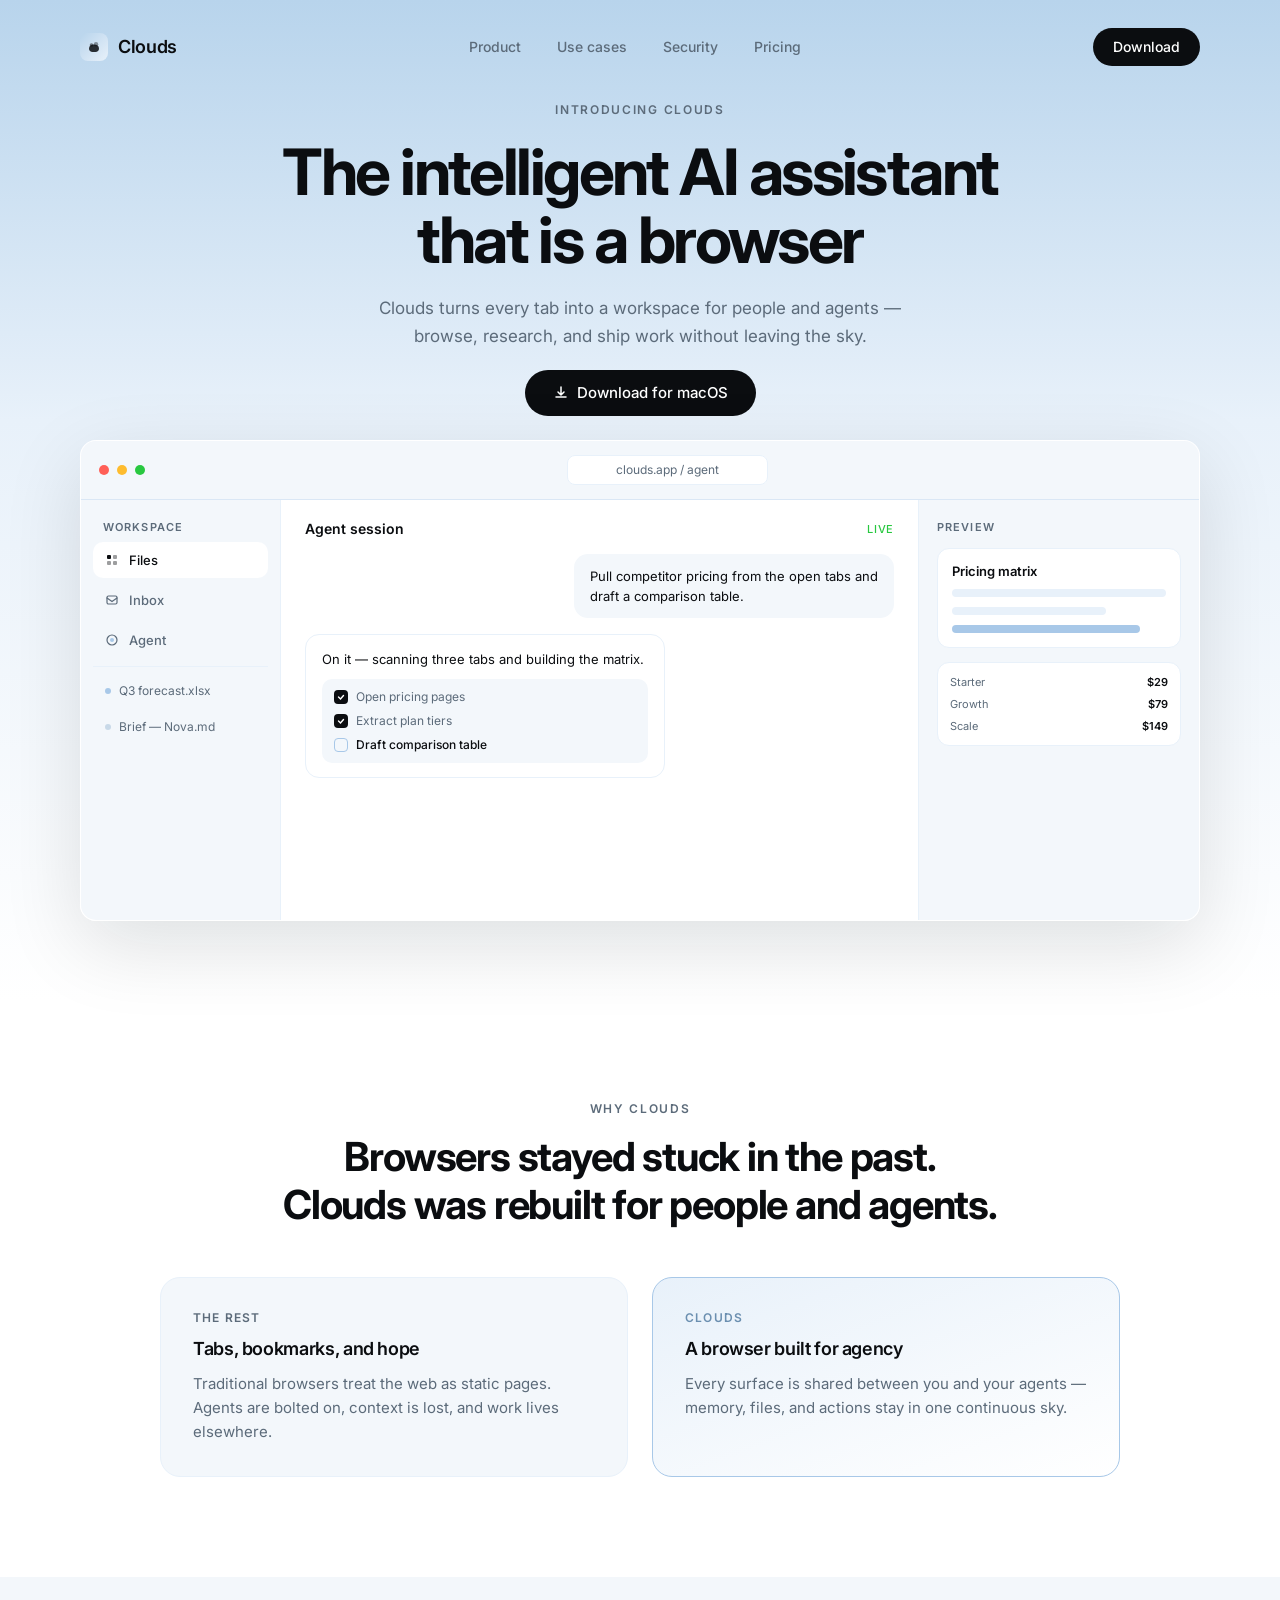
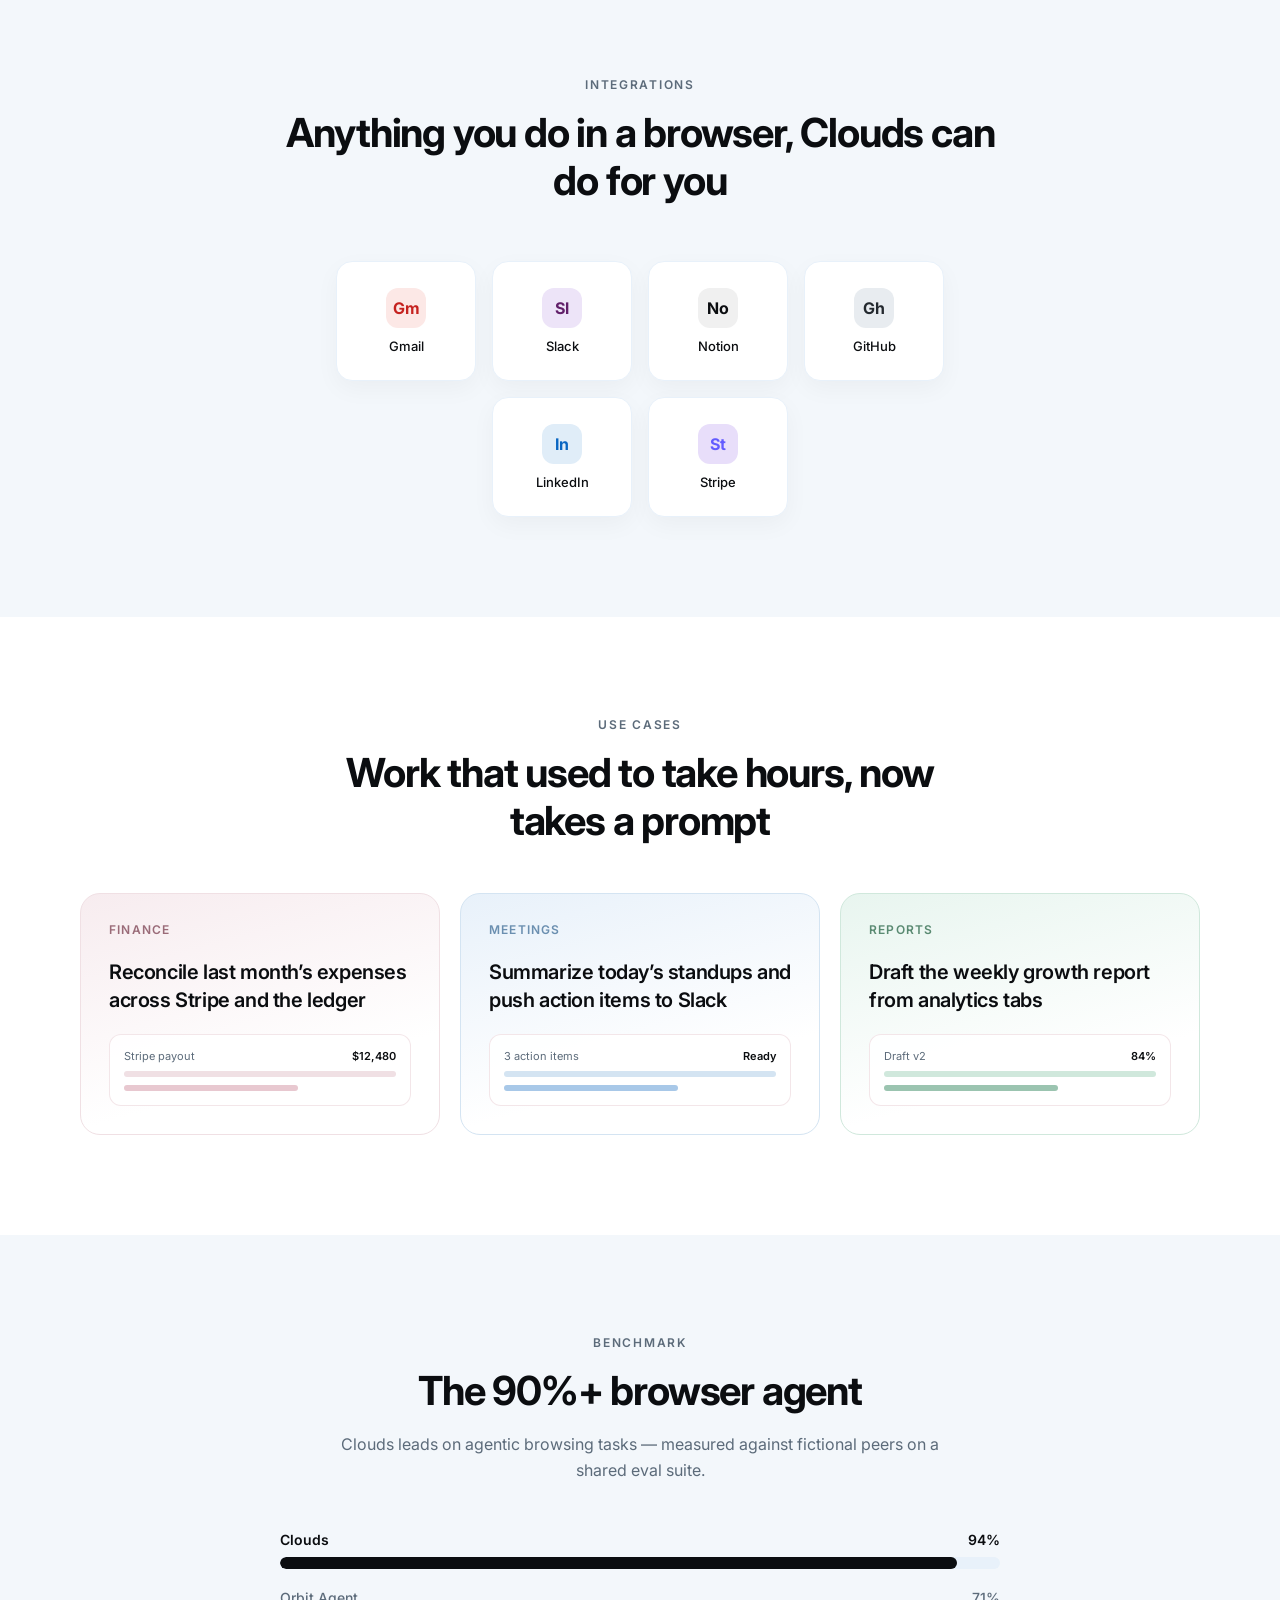
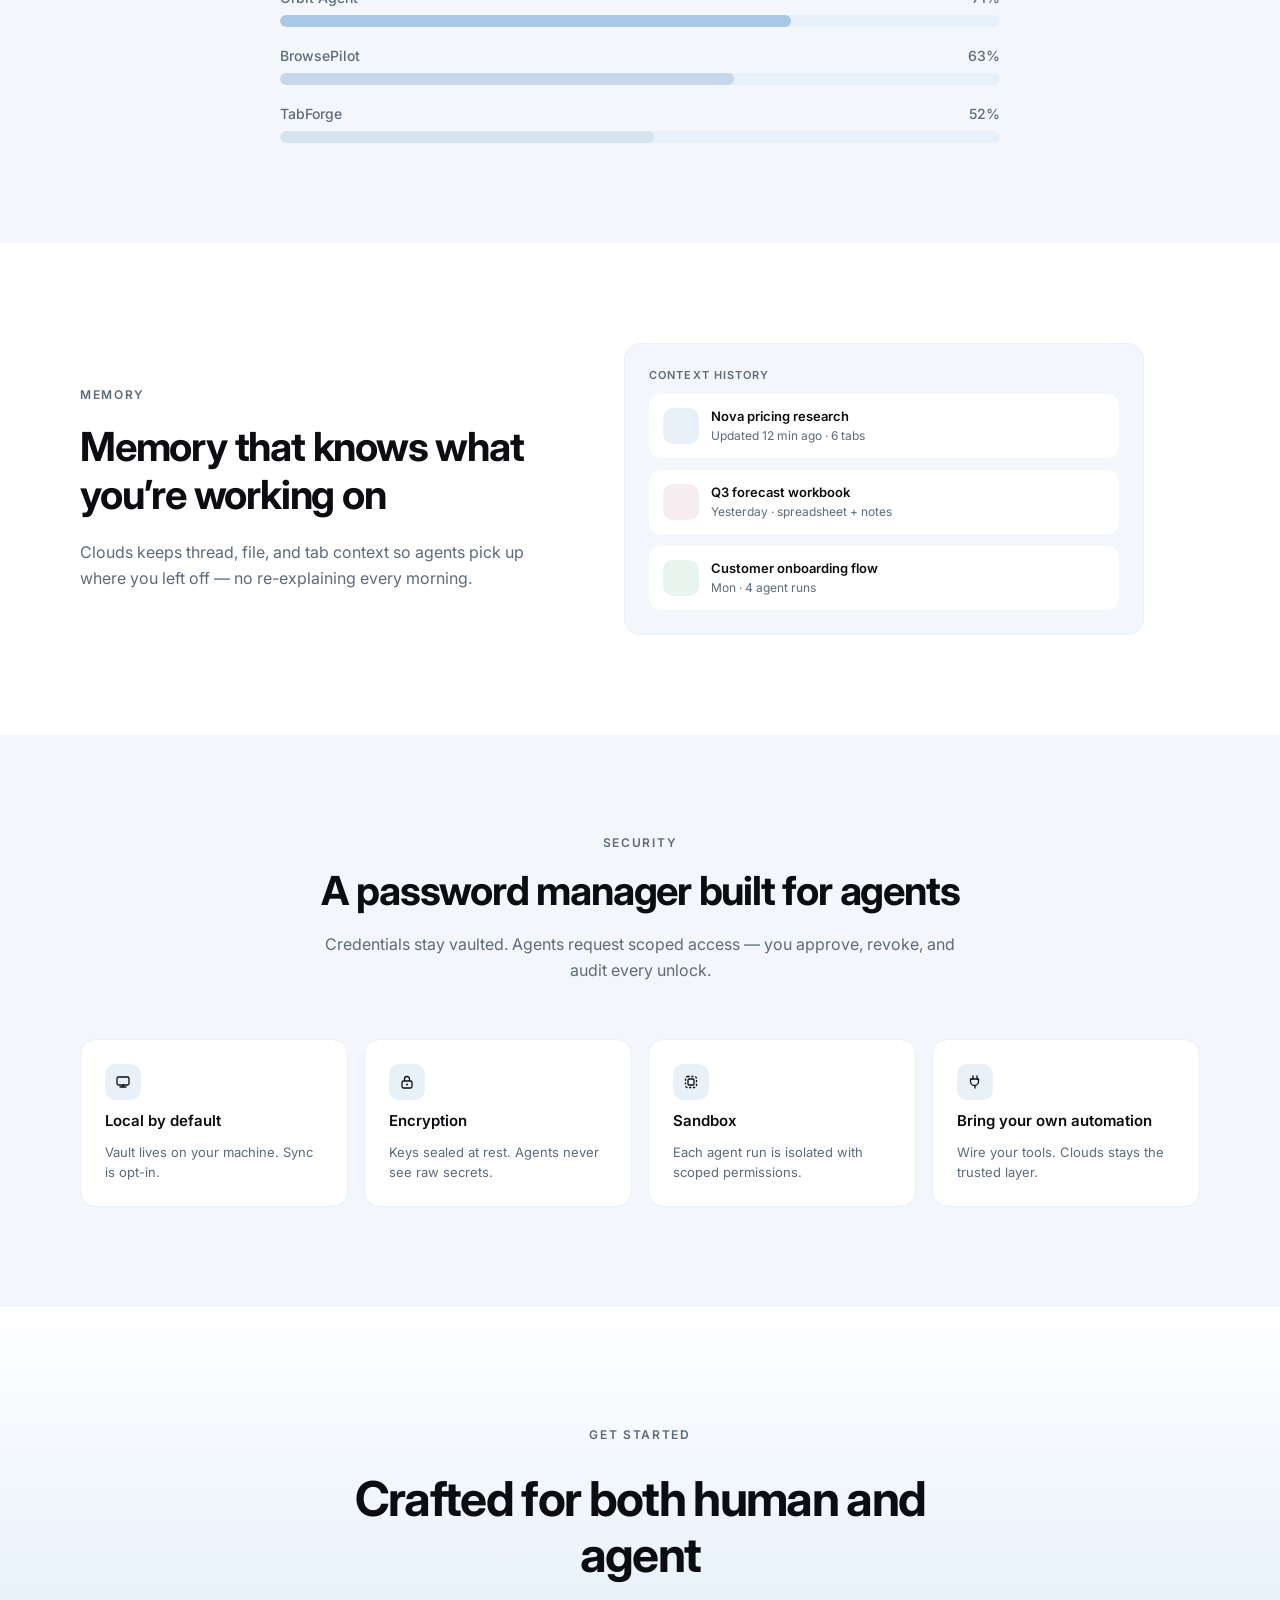
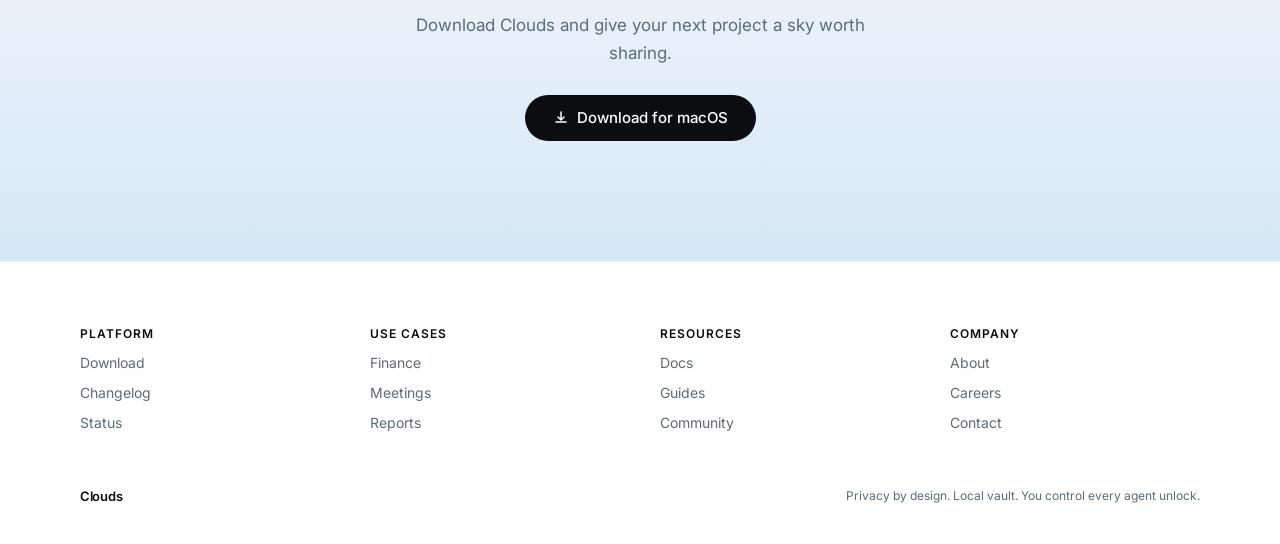
<file: docs/index.html>
<!DOCTYPE html>
<html lang="en">
<head>
  <meta charset="UTF-8" />
  <meta name="viewport" content="width=device-width, initial-scale=1" />
  <title>Clouds — The intelligent AI assistant that is a browser</title>
  <meta name="description" content="Clouds turns every tab into a workspace for people and agents — browse, research, and ship work without leaving the sky." />
  <link rel="preconnect" href="https://fonts.googleapis.com" />
  <link rel="preconnect" href="https://fonts.gstatic.com" crossorigin />
  <link href="https://fonts.googleapis.com/css2?family=Inter:wght@400;500;600;700&display=swap" rel="stylesheet" />
  <link rel="stylesheet" href="styles.css" />
</head>
<body>
  <div class="wrap">
    <!-- Nav + Hero -->
    <header class="hero-band" id="product">
      <nav class="nav" aria-label="Primary">
        <a class="brand" href="#">
          <div class="brand-mark" aria-hidden="true">
            <svg width="14" height="14" viewBox="0 0 14 14" xmlns="http://www.w3.org/2000/svg">
              <path d="M2 8.5C2 6 4 4.5 7 4.5C10 4.5 12 6 12 8.5C12 10.5 10.5 12 8.5 12H5.5C3.5 12 2 10.5 2 8.5Z" fill="#0B0D10" opacity="0.85"/>
              <circle cx="4.5" cy="5" r="1.8" fill="#0B0D10" opacity="0.5"/>
              <circle cx="9" cy="4.2" r="2.2" fill="#0B0D10" opacity="0.4"/>
            </svg>
          </div>
          <span class="brand-name">Clouds</span>
        </a>
        <div class="nav-links" id="primary-nav">
          <a href="#product">Product</a>
          <a href="#use-cases">Use cases</a>
          <a href="#security">Security</a>
          <a href="#pricing">Pricing</a>
        </div>
        <button class="menu-toggle" type="button" aria-label="Open menu" aria-expanded="false" aria-controls="primary-nav">
          <svg width="20" height="20" viewBox="0 0 20 20" fill="none" aria-hidden="true">
            <path d="M3 5h14M3 10h14M3 15h14" stroke="#0B0D10" stroke-width="1.6" stroke-linecap="round"/>
          </svg>
        </button>
        <a class="btn-pill btn-pill--sm" href="#">Download</a>
      </nav>

      <div class="hero-copy">
        <div class="label">Introducing Clouds</div>
        <h1>The intelligent AI assistant that is a browser</h1>
        <p>Clouds turns every tab into a workspace for people and agents — browse, research, and ship work without leaving the sky.</p>
        <a class="btn-pill" href="#">
          <svg width="16" height="16" viewBox="0 0 16 16" fill="none" aria-hidden="true">
            <path d="M8 2v8M5 7l3 3 3-3" stroke="#FFFFFF" stroke-width="1.5" stroke-linecap="round" stroke-linejoin="round"/>
            <path d="M3 12h10" stroke="#FFFFFF" stroke-width="1.5" stroke-linecap="round"/>
          </svg>
          Download for macOS
        </a>
      </div>

      <!-- 3-pane product mock -->
      <div class="mock" aria-hidden="true">
        <div class="mock-chrome">
          <span class="dot dot--r"></span>
          <span class="dot dot--y"></span>
          <span class="dot dot--g"></span>
          <div class="mock-url"><span>clouds.app / agent</span></div>
        </div>
        <div class="mock-body">
          <aside class="mock-side">
            <div class="mock-side-label">WORKSPACE</div>
            <div class="mock-nav-item is-active">
              <svg width="14" height="14" viewBox="0 0 14 14"><rect x="2" y="2" width="4" height="4" rx="1" fill="#0B0D10"/><rect x="8" y="2" width="4" height="4" rx="1" fill="#0B0D10" opacity="0.4"/><rect x="2" y="8" width="4" height="4" rx="1" fill="#0B0D10" opacity="0.4"/><rect x="8" y="8" width="4" height="4" rx="1" fill="#0B0D10" opacity="0.4"/></svg>
              Files
            </div>
            <div class="mock-nav-item">
              <svg width="14" height="14" viewBox="0 0 14 14"><rect x="2" y="3" width="10" height="8" rx="1.5" fill="none" stroke="#5C6B7A" stroke-width="1.2"/><path d="M2 5l5 3.5L12 5" fill="none" stroke="#5C6B7A" stroke-width="1.2" stroke-linecap="round"/></svg>
              Inbox
            </div>
            <div class="mock-nav-item">
              <svg width="14" height="14" viewBox="0 0 14 14"><circle cx="7" cy="7" r="5" fill="none" stroke="#5C6B7A" stroke-width="1.2"/><circle cx="7" cy="7" r="2" fill="#A8C8E8"/></svg>
              Agent
            </div>
            <div class="mock-divider"></div>
            <div class="mock-file"><span class="file-dot" style="background:#A8C8E8"></span>Q3 forecast.xlsx</div>
            <div class="mock-file"><span class="file-dot" style="background:#C8D9E8"></span>Brief — Nova.md</div>
          </aside>
          <div class="mock-center">
            <div class="mock-center-head">
              <h3>Agent session</h3>
              <span class="live">LIVE</span>
            </div>
            <div class="bubble-user">Pull competitor pricing from the open tabs and draft a comparison table.</div>
            <div class="bubble-agent">
              On it — scanning three tabs and building the matrix.
              <div class="task-list">
                <div class="task">
                  <span class="check"><svg width="8" height="8" viewBox="0 0 8 8"><path d="M1.5 4l2 2 3-3.5" fill="none" stroke="#FFFFFF" stroke-width="1.4" stroke-linecap="round"/></svg></span>
                  Open pricing pages
                </div>
                <div class="task">
                  <span class="check"><svg width="8" height="8" viewBox="0 0 8 8"><path d="M1.5 4l2 2 3-3.5" fill="none" stroke="#FFFFFF" stroke-width="1.4" stroke-linecap="round"/></svg></span>
                  Extract plan tiers
                </div>
                <div class="task is-current">
                  <span class="check check--pending"></span>
                  Draft comparison table
                </div>
              </div>
            </div>
          </div>
          <aside class="mock-preview">
            <div class="mock-preview-label">PREVIEW</div>
            <div class="preview-card">
              <h4>Pricing matrix</h4>
              <div class="bar"></div>
              <div class="bar" style="width:72%"></div>
              <div class="bar bar--ice" style="width:88%"></div>
            </div>
            <div class="price-card">
              <div class="price-row"><span>Starter</span><span>$29</span></div>
              <div class="price-row"><span>Growth</span><span>$79</span></div>
              <div class="price-row"><span>Scale</span><span>$149</span></div>
            </div>
          </aside>
        </div>
      </div>
    </header>

    <!-- Vision -->
    <section class="vision section-pad">
      <div class="section-head">
        <div class="label">Why Clouds</div>
        <h2>Browsers stayed stuck in the past. Clouds was rebuilt for people and agents.</h2>
      </div>
      <div class="vision-cards">
        <div class="v-card">
          <div class="label">The Rest</div>
          <h3>Tabs, bookmarks, and hope</h3>
          <p>Traditional browsers treat the web as static pages. Agents are bolted on, context is lost, and work lives elsewhere.</p>
        </div>
        <div class="v-card v-card--clouds">
          <div class="label">Clouds</div>
          <h3>A browser built for agency</h3>
          <p>Every surface is shared between you and your agents — memory, files, and actions stay in one continuous sky.</p>
        </div>
      </div>
    </section>

    <!-- Integrations -->
    <section class="integrations section-pad">
      <div class="section-head">
        <div class="label">Integrations</div>
        <h2>Anything you do in a browser, Clouds can do for you</h2>
      </div>
      <div class="int-grid">
        <div class="int-tile">
          <div class="int-icon" style="background:#FCE8E6;color:#C5221F">Gm</div>
          <span>Gmail</span>
        </div>
        <div class="int-tile">
          <div class="int-icon" style="background:#EDE4F8;color:#611F69">Sl</div>
          <span>Slack</span>
        </div>
        <div class="int-tile">
          <div class="int-icon" style="background:#F0F0F0;color:#0B0D10">No</div>
          <span>Notion</span>
        </div>
        <div class="int-tile">
          <div class="int-icon" style="background:#E8ECF0;color:#24292F">Gh</div>
          <span>GitHub</span>
        </div>
        <div class="int-tile">
          <div class="int-icon" style="background:#E0EDF8;color:#0A66C2">In</div>
          <span>LinkedIn</span>
        </div>
        <div class="int-tile">
          <div class="int-icon" style="background:#E8DEFA;color:#635BFF">St</div>
          <span>Stripe</span>
        </div>
      </div>
    </section>

    <!-- Use cases -->
    <section class="use-cases section-pad" id="use-cases">
      <div class="section-head" style="max-width:640px">
        <div class="label">Use Cases</div>
        <h2>Work that used to take hours, now takes a prompt</h2>
      </div>
      <div class="uc-grid">
        <article class="uc-card uc-card--finance">
          <div class="label">Finance</div>
          <h3>Reconcile last month’s expenses across Stripe and the ledger</h3>
          <div class="uc-mock">
            <div class="uc-mock-row"><span>Stripe payout</span><span>$12,480</span></div>
            <div class="uc-bar uc-bar--full"></div>
            <div class="uc-bar uc-bar--partial"></div>
          </div>
        </article>
        <article class="uc-card uc-card--meetings">
          <div class="label">Meetings</div>
          <h3>Summarize today’s standups and push action items to Slack</h3>
          <div class="uc-mock">
            <div class="uc-mock-row"><span>3 action items</span><span>Ready</span></div>
            <div class="uc-bar uc-bar--full"></div>
            <div class="uc-bar uc-bar--partial"></div>
          </div>
        </article>
        <article class="uc-card uc-card--reports">
          <div class="label">Reports</div>
          <h3>Draft the weekly growth report from analytics tabs</h3>
          <div class="uc-mock">
            <div class="uc-mock-row"><span>Draft v2</span><span>84%</span></div>
            <div class="uc-bar uc-bar--full"></div>
            <div class="uc-bar uc-bar--partial"></div>
          </div>
        </article>
      </div>
    </section>

    <!-- Benchmark -->
    <section class="benchmark section-pad" id="pricing">
      <div class="section-head">
        <div class="label">Benchmark</div>
        <h2>The 90%+ browser agent</h2>
        <p>Clouds leads on agentic browsing tasks — measured against fictional peers on a shared eval suite.</p>
      </div>
      <div class="bench-list">
        <div class="bench-row">
          <div class="bench-meta bench-meta--top"><span>Clouds</span><span>94%</span></div>
          <div class="bench-track"><div class="bench-fill bench-fill--ink"></div></div>
        </div>
        <div class="bench-row">
          <div class="bench-meta bench-meta--muted"><span>Orbit Agent</span><span>71%</span></div>
          <div class="bench-track"><div class="bench-fill bench-fill--a"></div></div>
        </div>
        <div class="bench-row">
          <div class="bench-meta bench-meta--muted"><span>BrowsePilot</span><span>63%</span></div>
          <div class="bench-track"><div class="bench-fill bench-fill--b"></div></div>
        </div>
        <div class="bench-row">
          <div class="bench-meta bench-meta--muted"><span>TabForge</span><span>52%</span></div>
          <div class="bench-track"><div class="bench-fill bench-fill--c"></div></div>
        </div>
      </div>
    </section>

    <!-- Memory -->
    <section class="memory section-pad">
      <div class="memory-copy">
        <div class="label">Memory</div>
        <h2>Memory that knows what you’re working on</h2>
        <p>Clouds keeps thread, file, and tab context so agents pick up where you left off — no re-explaining every morning.</p>
      </div>
      <div class="memory-panel" aria-hidden="true">
        <div class="memory-panel-label">CONTEXT HISTORY</div>
        <div class="mem-item">
          <div class="mem-icon" style="background:#E8F1FA"></div>
          <div>
            <h4>Nova pricing research</h4>
            <p>Updated 12 min ago · 6 tabs</p>
          </div>
        </div>
        <div class="mem-item">
          <div class="mem-icon" style="background:#F7ECEF"></div>
          <div>
            <h4>Q3 forecast workbook</h4>
            <p>Yesterday · spreadsheet + notes</p>
          </div>
        </div>
        <div class="mem-item">
          <div class="mem-icon" style="background:#E8F5EF"></div>
          <div>
            <h4>Customer onboarding flow</h4>
            <p>Mon · 4 agent runs</p>
          </div>
        </div>
      </div>
    </section>

    <!-- Security -->
    <section class="security section-pad" id="security">
      <div class="section-head">
        <div class="label">Security</div>
        <h2>A password manager built for agents</h2>
        <p>Credentials stay vaulted. Agents request scoped access — you approve, revoke, and audit every unlock.</p>
      </div>
      <div class="sec-grid">
        <div class="sec-card">
          <div class="sec-icon">
            <svg width="16" height="16" viewBox="0 0 16 16" fill="none" aria-hidden="true"><rect x="2" y="3" width="12" height="8" rx="1.5" stroke="#0B0D10" stroke-width="1.3"/><path d="M5 13h6M8 11v2" stroke="#0B0D10" stroke-width="1.3" stroke-linecap="round"/></svg>
          </div>
          <h3>Local by default</h3>
          <p>Vault lives on your machine. Sync is opt-in.</p>
        </div>
        <div class="sec-card">
          <div class="sec-icon">
            <svg width="16" height="16" viewBox="0 0 16 16" fill="none" aria-hidden="true"><rect x="3" y="7" width="10" height="7" rx="1.5" stroke="#0B0D10" stroke-width="1.3"/><path d="M5.5 7V5a2.5 2.5 0 015 0v2" stroke="#0B0D10" stroke-width="1.3"/><circle cx="8" cy="10.5" r="1" fill="#0B0D10"/></svg>
          </div>
          <h3>Encryption</h3>
          <p>Keys sealed at rest. Agents never see raw secrets.</p>
        </div>
        <div class="sec-card">
          <div class="sec-icon">
            <svg width="16" height="16" viewBox="0 0 16 16" fill="none" aria-hidden="true"><rect x="2.5" y="2.5" width="11" height="11" rx="2" stroke="#0B0D10" stroke-width="1.3" stroke-dasharray="2.2 1.6"/><rect x="5" y="5" width="6" height="6" rx="1" stroke="#0B0D10" stroke-width="1.3"/></svg>
          </div>
          <h3>Sandbox</h3>
          <p>Each agent run is isolated with scoped permissions.</p>
        </div>
        <div class="sec-card">
          <div class="sec-icon">
            <svg width="16" height="16" viewBox="0 0 16 16" fill="none" aria-hidden="true"><path d="M6 2v3M10 2v3" stroke="#0B0D10" stroke-width="1.3" stroke-linecap="round"/><path d="M4.5 5h7v2.5c0 2.2-1.8 4-4 4h0c-2.2 0-4-1.8-4-4V5z" stroke="#0B0D10" stroke-width="1.3" stroke-linejoin="round"/><path d="M8 11.5V14" stroke="#0B0D10" stroke-width="1.3" stroke-linecap="round"/></svg>
          </div>
          <h3>Bring your own automation</h3>
          <p>Wire your tools. Clouds stays the trusted layer.</p>
        </div>
      </div>
    </section>

    <!-- Final CTA -->
    <section class="final-cta">
      <div class="label">Get Started</div>
      <h2>Crafted for both human and agent</h2>
      <p>Download Clouds and give your next project a sky worth sharing.</p>
      <a class="btn-pill" href="#">
        <svg width="16" height="16" viewBox="0 0 16 16" fill="none" aria-hidden="true">
          <path d="M8 2v8M5 7l3 3 3-3" stroke="#FFFFFF" stroke-width="1.5" stroke-linecap="round" stroke-linejoin="round"/>
          <path d="M3 12h10" stroke="#FFFFFF" stroke-width="1.5" stroke-linecap="round"/>
        </svg>
        Download for macOS
      </a>
    </section>

    <!-- Footer -->
    <footer class="footer">
      <div class="footer-cols">
        <div class="footer-col">
          <h4>PLATFORM</h4>
          <a href="#">Download</a>
          <a href="#">Changelog</a>
          <a href="#">Status</a>
        </div>
        <div class="footer-col">
          <h4>USE CASES</h4>
          <a href="#use-cases">Finance</a>
          <a href="#use-cases">Meetings</a>
          <a href="#use-cases">Reports</a>
        </div>
        <div class="footer-col">
          <h4>RESOURCES</h4>
          <a href="#">Docs</a>
          <a href="#">Guides</a>
          <a href="#">Community</a>
        </div>
        <div class="footer-col">
          <h4>COMPANY</h4>
          <a href="#">About</a>
          <a href="#">Careers</a>
          <a href="#">Contact</a>
        </div>
      </div>
      <div class="footer-bottom">
        <span class="brand-name">Clouds</span>
        <p>Privacy by design. Local vault. You control every agent unlock.</p>
      </div>
    </footer>
  </div>

  <script>
    (function () {
      var toggle = document.querySelector(".menu-toggle");
      var nav = document.querySelector(".nav");
      if (!toggle || !nav) return;
      toggle.addEventListener("click", function () {
        var open = nav.classList.toggle("is-open");
        toggle.setAttribute("aria-expanded", open ? "true" : "false");
        toggle.setAttribute("aria-label", open ? "Close menu" : "Open menu");
      });
    })();
  </script>
</body>
</html>
</file>
<file: docs/styles.css>
:root {
  --color-ground: #FFFFFF;
  --color-fog: #F3F7FB;
  --color-ink: #0B0D10;
  --color-muted: #5C6B7A;
  --color-ice: #A8C8E8;
  --color-pastel: #E8F1FA;
  --font-sans: "Inter", system-ui, -apple-system, sans-serif;
  --text-display: 64px;
  --text-body: 17px;
  --text-label: 12px;
  --spacing-section: 120px;
  --spacing-content: 48px;
  --radius-pill: 999px;
  --radius-card: 20px;
  --max: 1120px;
}

*, *::before, *::after { box-sizing: border-box; margin: 0; padding: 0; }

html {
  scroll-behavior: smooth;
  font-family: var(--font-sans);
}

body {
  font-family: var(--font-sans);
  font-synthesis: none;
  -webkit-font-smoothing: antialiased;
  color: var(--color-ink);
  background: var(--color-ground);
  line-height: 1.5;
}

a { color: inherit; text-decoration: none; }
img, svg { display: block; }

.wrap {
  width: 100%;
  max-width: 1440px;
  margin: 0 auto;
}

.section-pad {
  padding: 100px 80px;
}

.label {
  font-size: var(--text-label);
  font-weight: 600;
  letter-spacing: 0.14em;
  text-transform: uppercase;
  color: var(--color-muted);
  line-height: 16px;
}

.btn-pill {
  display: inline-flex;
  align-items: center;
  justify-content: center;
  gap: 8px;
  padding: 14px 28px;
  border-radius: var(--radius-pill);
  background: var(--color-ink);
  color: var(--color-ground);
  font-size: 15px;
  font-weight: 500;
  line-height: 18px;
  border: none;
  cursor: pointer;
  transition: opacity 0.15s ease, transform 0.15s ease;
}
.btn-pill:hover { opacity: 0.88; }
.btn-pill--sm {
  padding: 10px 20px;
  font-size: 14px;
}

/* ——— Nav + Hero ——— */
.hero-band {
  display: flex;
  flex-direction: column;
  align-items: center;
  gap: 24px;
  padding: 0 80px 80px;
  background-image: linear-gradient(180deg, #B8D4EC 0%, #E8F1FA 42%, #FFFFFF 100%);
}

.nav {
  display: flex;
  align-items: center;
  justify-content: space-between;
  width: 100%;
  padding-top: 28px;
  padding-bottom: 12px;
}

.brand {
  display: flex;
  align-items: center;
  gap: 10px;
}
.brand-mark {
  width: 28px;
  height: 28px;
  border-radius: 8px;
  display: flex;
  align-items: center;
  justify-content: center;
  background-image: linear-gradient(135deg, #B8D4EC 0%, #E8F1FA 100%);
  flex-shrink: 0;
}
.brand-name {
  font-size: 18px;
  font-weight: 600;
  letter-spacing: -0.02em;
  line-height: 22px;
}

.nav-links {
  display: flex;
  align-items: center;
  gap: 36px;
}
.nav-links a {
  font-size: 14px;
  font-weight: 500;
  line-height: 18px;
  color: var(--color-muted);
  transition: color 0.15s ease;
}
.nav-links a:hover { color: var(--color-ink); }

.hero-copy {
  display: flex;
  flex-direction: column;
  align-items: center;
  max-width: 780px;
  gap: 20px;
  text-align: center;
}
.hero-copy h1 {
  font-size: var(--text-display);
  font-weight: 700;
  letter-spacing: -0.04em;
  line-height: 68px;
  color: var(--color-ink);
}
.hero-copy p {
  font-size: var(--text-body);
  line-height: 28px;
  color: var(--color-muted);
  max-width: 560px;
}

/* Product mock */
.mock {
  width: 100%;
  max-width: 1120px;
  border-radius: 16px;
  overflow: hidden;
  background: rgba(255,255,255,0.72);
  border: 1px solid rgba(255,255,255,0.9);
  box-shadow: 0 24px 80px rgba(11,13,16,0.12);
}
.mock-chrome {
  display: flex;
  align-items: center;
  gap: 8px;
  padding: 14px 18px;
  background: rgba(243,247,251,0.9);
  border-bottom: 1px solid rgba(168,200,232,0.35);
}
.dot { width: 10px; height: 10px; border-radius: 50%; flex-shrink: 0; }
.dot--r { background: #FF5F57; }
.dot--y { background: #FEBC2E; }
.dot--g { background: #28C840; }
.mock-url {
  flex: 1;
  display: flex;
  justify-content: center;
}
.mock-url span {
  padding: 6px 48px;
  border-radius: 8px;
  background: var(--color-ground);
  border: 1px solid var(--color-pastel);
  font-size: var(--text-label);
  color: var(--color-muted);
  line-height: 16px;
}
.mock-body {
  display: flex;
  width: 100%;
  height: 420px;
  background: var(--color-ground);
}
.mock-side {
  width: 200px;
  flex-shrink: 0;
  padding: 16px 12px;
  display: flex;
  flex-direction: column;
  gap: 4px;
  background: var(--color-fog);
  border-right: 1px solid var(--color-pastel);
}
.mock-side-label {
  padding: 4px 10px;
  font-size: 11px;
  font-weight: 600;
  letter-spacing: 0.1em;
  color: var(--color-muted);
  line-height: 14px;
}
.mock-nav-item {
  display: flex;
  align-items: center;
  gap: 10px;
  padding: 10px 12px;
  border-radius: 10px;
  font-size: 13px;
  font-weight: 500;
  line-height: 16px;
  color: var(--color-muted);
}
.mock-nav-item.is-active {
  background: var(--color-ground);
  color: var(--color-ink);
}
.mock-divider {
  height: 1px;
  width: 100%;
  background: var(--color-pastel);
  margin: 4px 0;
}
.mock-file {
  display: flex;
  align-items: center;
  gap: 8px;
  padding: 8px 12px;
  font-size: var(--text-label);
  color: var(--color-muted);
  line-height: 16px;
}
.file-dot {
  width: 6px; height: 6px; border-radius: 50%; flex-shrink: 0;
}
.mock-center {
  flex: 1;
  min-width: 0;
  padding: 20px 24px;
  display: flex;
  flex-direction: column;
  gap: 16px;
  border-right: 1px solid var(--color-pastel);
}
.mock-center-head {
  display: flex;
  align-items: center;
  justify-content: space-between;
}
.mock-center-head h3 {
  font-size: 14px;
  font-weight: 600;
  line-height: 18px;
}
.live {
  font-size: 11px;
  font-weight: 500;
  letter-spacing: 0.06em;
  color: #28C840;
  line-height: 14px;
}
.bubble-user {
  align-self: flex-end;
  max-width: 320px;
  padding: 12px 16px;
  border-radius: 14px;
  background: var(--color-fog);
  font-size: 13px;
  line-height: 20px;
}
.bubble-agent {
  max-width: 360px;
  padding: 14px 16px;
  border-radius: 14px;
  background: var(--color-ground);
  border: 1px solid var(--color-pastel);
  display: flex;
  flex-direction: column;
  gap: 10px;
  font-size: 13px;
  line-height: 20px;
}
.task-list {
  display: flex;
  flex-direction: column;
  gap: 8px;
  padding: 10px 12px;
  border-radius: 10px;
  background: var(--color-fog);
}
.task {
  display: flex;
  align-items: center;
  gap: 8px;
  font-size: var(--text-label);
  color: var(--color-muted);
  line-height: 16px;
}
.task.is-current {
  font-weight: 500;
  color: var(--color-ink);
}
.check {
  width: 14px; height: 14px;
  border-radius: 4px;
  flex-shrink: 0;
  display: flex;
  align-items: center;
  justify-content: center;
  background: var(--color-ink);
}
.check--pending {
  background: transparent;
  border: 1.5px solid var(--color-ice);
}
.mock-preview {
  width: 280px;
  flex-shrink: 0;
  padding: 20px 18px;
  display: flex;
  flex-direction: column;
  gap: 14px;
  background: var(--color-fog);
}
.mock-preview-label {
  font-size: 11px;
  font-weight: 600;
  letter-spacing: 0.1em;
  color: var(--color-muted);
  line-height: 14px;
}
.preview-card {
  padding: 14px;
  border-radius: 12px;
  background: var(--color-ground);
  border: 1px solid var(--color-pastel);
  display: flex;
  flex-direction: column;
  gap: 10px;
}
.preview-card h4 {
  font-size: 13px;
  font-weight: 600;
  line-height: 16px;
}
.bar {
  height: 8px;
  border-radius: 4px;
  background: var(--color-pastel);
}
.bar--ice { background: var(--color-ice); }
.price-card {
  padding: 12px;
  border-radius: 12px;
  background: var(--color-ground);
  border: 1px solid var(--color-pastel);
  display: flex;
  flex-direction: column;
  gap: 8px;
}
.price-row {
  display: flex;
  justify-content: space-between;
  font-size: 11px;
  line-height: 14px;
}
.price-row span:first-child { color: var(--color-muted); }
.price-row span:last-child { font-weight: 600; }

/* ——— Vision ——— */
.vision {
  display: flex;
  flex-direction: column;
  align-items: center;
  gap: var(--spacing-content);
  background: var(--color-ground);
}
.section-head {
  display: flex;
  flex-direction: column;
  align-items: center;
  gap: 16px;
  text-align: center;
}
.section-head h2 {
  font-size: 40px;
  font-weight: 700;
  letter-spacing: -0.03em;
  line-height: 48px;
  color: var(--color-ink);
  max-width: 720px;
}
.section-head p {
  font-size: 16px;
  line-height: 26px;
  color: var(--color-muted);
  max-width: 640px;
}
.vision-cards {
  display: flex;
  width: 100%;
  max-width: 960px;
  gap: 24px;
}
.v-card {
  flex: 1;
  padding: 32px;
  border-radius: var(--radius-card);
  display: flex;
  flex-direction: column;
  gap: 12px;
  border: 1px solid var(--color-pastel);
  background: var(--color-fog);
}
.v-card--clouds {
  background-image: linear-gradient(160deg, #E8F1FA 0%, #FFFFFF 100%);
  border-color: var(--color-ice);
}
.v-card .label { letter-spacing: 0.1em; }
.v-card--clouds .label { color: #6B8FB0; }
.v-card h3 {
  font-size: 18px;
  font-weight: 600;
  letter-spacing: -0.02em;
  line-height: 22px;
}
.v-card p {
  font-size: 15px;
  line-height: 24px;
  color: var(--color-muted);
}

/* ——— Integrations ——— */
.integrations {
  display: flex;
  flex-direction: column;
  align-items: center;
  gap: 56px;
  background: var(--color-fog);
}
.int-grid {
  display: flex;
  flex-wrap: wrap;
  justify-content: center;
  max-width: 720px;
  gap: 16px;
  width: 100%;
}
.int-tile {
  width: 140px;
  height: 120px;
  border-radius: 16px;
  display: flex;
  flex-direction: column;
  align-items: center;
  justify-content: center;
  gap: 10px;
  background: var(--color-ground);
  border: 1px solid var(--color-pastel);
  box-shadow: 0 8px 24px rgba(11,13,16,0.04);
  flex-shrink: 0;
}
.int-icon {
  width: 40px;
  height: 40px;
  border-radius: 12px;
  display: flex;
  align-items: center;
  justify-content: center;
  font-size: 16px;
  font-weight: 700;
  line-height: 20px;
}
.int-tile span {
  font-size: 13px;
  font-weight: 500;
  line-height: 16px;
}

/* ——— Use cases ——— */
.use-cases {
  display: flex;
  flex-direction: column;
  align-items: center;
  gap: var(--spacing-content);
  background: var(--color-ground);
}
.uc-grid {
  display: flex;
  width: 100%;
  max-width: 1120px;
  gap: 20px;
}
.uc-card {
  flex: 1;
  padding: 28px;
  border-radius: var(--radius-card);
  display: flex;
  flex-direction: column;
  gap: 20px;
  border: 1px solid;
}
.uc-card--finance {
  border-color: #F0E0E4;
  background-image: linear-gradient(165deg, #F7ECEF 0%, #FFFFFF 70%);
}
.uc-card--finance .label { color: #9A6B78; letter-spacing: 0.1em; }
.uc-card--meetings {
  border-color: #D4E4F2;
  background-image: linear-gradient(165deg, #E8F1FA 0%, #FFFFFF 70%);
}
.uc-card--meetings .label { color: #6B8FB0; letter-spacing: 0.1em; }
.uc-card--reports {
  border-color: #D0E8DC;
  background-image: linear-gradient(165deg, #E8F5EF 0%, #FFFFFF 70%);
}
.uc-card--reports .label { color: #5A8A72; letter-spacing: 0.1em; }
.uc-card h3 {
  font-size: 20px;
  font-weight: 600;
  letter-spacing: -0.02em;
  line-height: 28px;
}
.uc-mock {
  padding: 14px;
  border-radius: 12px;
  background: rgba(255,255,255,0.85);
  border: 1px solid rgba(240,224,228,0.8);
  display: flex;
  flex-direction: column;
  gap: 8px;
}
.uc-mock-row {
  display: flex;
  justify-content: space-between;
  font-size: 11px;
  line-height: 14px;
}
.uc-mock-row span:first-child { color: var(--color-muted); }
.uc-mock-row span:last-child { font-weight: 600; }
.uc-bar {
  height: 6px;
  border-radius: 3px;
}
.uc-card--finance .uc-bar--full { background: #F0E0E4; }
.uc-card--finance .uc-bar--partial { background: #E8C8D0; width: 64%; }
.uc-card--meetings .uc-bar--full { background: #D4E4F2; }
.uc-card--meetings .uc-bar--partial { background: var(--color-ice); width: 64%; }
.uc-card--reports .uc-bar--full { background: #D0E8DC; }
.uc-card--reports .uc-bar--partial { background: #9BC4B0; width: 64%; }

/* ——— Benchmark ——— */
.benchmark {
  display: flex;
  flex-direction: column;
  align-items: center;
  gap: var(--spacing-content);
  background: var(--color-fog);
}
.bench-list {
  display: flex;
  flex-direction: column;
  width: 100%;
  max-width: 720px;
  gap: 20px;
}
.bench-row {
  display: flex;
  flex-direction: column;
  gap: 8px;
}
.bench-meta {
  display: flex;
  justify-content: space-between;
  align-items: center;
  font-size: 14px;
  line-height: 18px;
}
.bench-meta--top { font-weight: 600; color: var(--color-ink); }
.bench-meta--muted { font-weight: 500; color: var(--color-muted); }
.bench-track {
  height: 12px;
  border-radius: 6px;
  background: var(--color-pastel);
  overflow: hidden;
}
.bench-fill {
  height: 12px;
  border-radius: 6px;
}
.bench-fill--ink { background: var(--color-ink); width: 94%; }
.bench-fill--a { background: var(--color-ice); width: 71%; }
.bench-fill--b { background: #C5D8EB; width: 63%; }
.bench-fill--c { background: #D6E4F0; width: 52%; }

/* ——— Memory ——— */
.memory {
  display: flex;
  align-items: center;
  gap: 64px;
  background: var(--color-ground);
}
.memory-copy {
  flex: 1;
  max-width: 480px;
  display: flex;
  flex-direction: column;
  gap: 20px;
}
.memory-copy h2 {
  font-size: 40px;
  font-weight: 700;
  letter-spacing: -0.03em;
  line-height: 48px;
}
.memory-copy p {
  font-size: 16px;
  line-height: 26px;
  color: var(--color-muted);
}
.memory-panel {
  flex: 1;
  max-width: 520px;
  padding: 24px;
  border-radius: 16px;
  background: var(--color-fog);
  border: 1px solid var(--color-pastel);
  display: flex;
  flex-direction: column;
  gap: 12px;
}
.memory-panel-label {
  font-size: 11px;
  font-weight: 600;
  letter-spacing: 0.1em;
  color: var(--color-muted);
  line-height: 14px;
}
.mem-item {
  display: flex;
  align-items: center;
  gap: 12px;
  padding: 14px;
  border-radius: 12px;
  background: var(--color-ground);
}
.mem-icon {
  width: 36px;
  height: 36px;
  border-radius: 10px;
  flex-shrink: 0;
}
.mem-item h4 {
  font-size: 13px;
  font-weight: 600;
  line-height: 16px;
}
.mem-item p {
  font-size: var(--text-label);
  color: var(--color-muted);
  line-height: 16px;
  margin-top: 4px;
}

/* ——— Security ——— */
.security {
  display: flex;
  flex-direction: column;
  align-items: center;
  gap: 56px;
  background: var(--color-fog);
}
.sec-grid {
  display: flex;
  width: 100%;
  max-width: 1120px;
  gap: 16px;
}
.sec-card {
  flex: 1;
  padding: 24px;
  border-radius: 16px;
  background: var(--color-ground);
  border: 1px solid var(--color-pastel);
  display: flex;
  flex-direction: column;
  gap: 12px;
}
.sec-icon {
  width: 36px;
  height: 36px;
  border-radius: 10px;
  background: var(--color-pastel);
  display: flex;
  align-items: center;
  justify-content: center;
  flex-shrink: 0;
}
.sec-card h3 {
  font-size: 15px;
  font-weight: 600;
  line-height: 18px;
}
.sec-card p {
  font-size: 13px;
  line-height: 20px;
  color: var(--color-muted);
}

/* ——— Final CTA ——— */
.final-cta {
  display: flex;
  flex-direction: column;
  align-items: center;
  gap: 28px;
  padding: var(--spacing-section) 80px;
  text-align: center;
  background-image: linear-gradient(180deg, #FFFFFF 0%, #E8F1FA 55%, #D6E8F6 100%);
}
.final-cta h2 {
  font-size: 48px;
  font-weight: 700;
  letter-spacing: -0.035em;
  line-height: 56px;
  max-width: 640px;
}
.final-cta p {
  font-size: var(--text-body);
  line-height: 28px;
  color: var(--color-muted);
  max-width: 480px;
}

/* ——— Footer ——— */
.footer {
  padding: 64px 80px 40px;
  background: var(--color-ground);
  border-top: 1px solid var(--color-pastel);
  display: flex;
  flex-direction: column;
  gap: var(--spacing-content);
}
.footer-cols {
  display: flex;
  width: 100%;
  gap: 40px;
}
.footer-col {
  flex: 1;
  display: flex;
  flex-direction: column;
  gap: 12px;
}
.footer-col h4 {
  font-size: var(--text-label);
  font-weight: 600;
  letter-spacing: 0.08em;
  line-height: 16px;
}
.footer-col a {
  font-size: 14px;
  line-height: 18px;
  color: var(--color-muted);
  transition: color 0.15s ease;
}
.footer-col a:hover { color: var(--color-ink); }
.footer-bottom {
  display: flex;
  align-items: center;
  justify-content: space-between;
  padding-top: 8px;
}
.footer-bottom .brand-name {
  font-size: 13px;
  font-weight: 600;
  line-height: 16px;
}
.footer-bottom p {
  font-size: var(--text-label);
  color: var(--color-muted);
  line-height: 16px;
}

.menu-toggle {
  display: none;
  background: none;
  border: none;
  cursor: pointer;
  padding: 8px;
}


.nav.is-open .nav-links {
  display: flex;
  flex-direction: column;
  align-items: flex-start;
  gap: 16px;
  width: 100%;
  padding: 12px 0 8px;
  order: 3;
}
.menu-toggle svg { display: block; }

/* ——— Responsive ——— */
@media (max-width: 1100px) {
  .mock-preview { display: none; }
  .mock-side { width: 160px; }
  .uc-grid { flex-direction: column; }
  .sec-grid { flex-wrap: wrap; }
  .sec-card { flex: 1 1 calc(50% - 8px); min-width: 200px; }
}

@media (max-width: 860px) {
  .hero-band, .section-pad, .final-cta, .footer { padding-left: 24px; padding-right: 24px; }
  .section-pad { padding-top: 72px; padding-bottom: 72px; }
  .final-cta { padding-top: 80px; padding-bottom: 80px; }
  .nav { flex-wrap: wrap; gap: 8px; }
  .nav-links { display: none; }
  .nav.is-open .nav-links { display: flex; }
  .menu-toggle { display: block; }
  .hero-copy h1 { font-size: 40px; line-height: 46px; }
  .section-head h2, .memory-copy h2 { font-size: 28px; line-height: 36px; }
  .final-cta h2 { font-size: 32px; line-height: 40px; }
  .vision-cards { flex-direction: column; }
  .memory { flex-direction: column; gap: 32px; align-items: stretch; }
  .memory-copy, .memory-panel { max-width: none; }
  .mock-side { width: 140px; }
  .footer-cols { flex-wrap: wrap; gap: 32px; }
  .footer-col { flex: 1 1 40%; }
  .footer-bottom { flex-direction: column; gap: 12px; align-items: flex-start; }
  .int-tile { width: calc(33.33% - 12px); min-width: 100px; }
}

/* Stack product mock panes only on small phones */
@media (max-width: 700px) {
  .mock-body { height: auto; flex-direction: column; }
  .mock-side { width: 100%; border-right: none; border-bottom: 1px solid var(--color-pastel); }
  .mock-center { border-right: none; }
  .mock-preview { display: none; }
}
</file>
